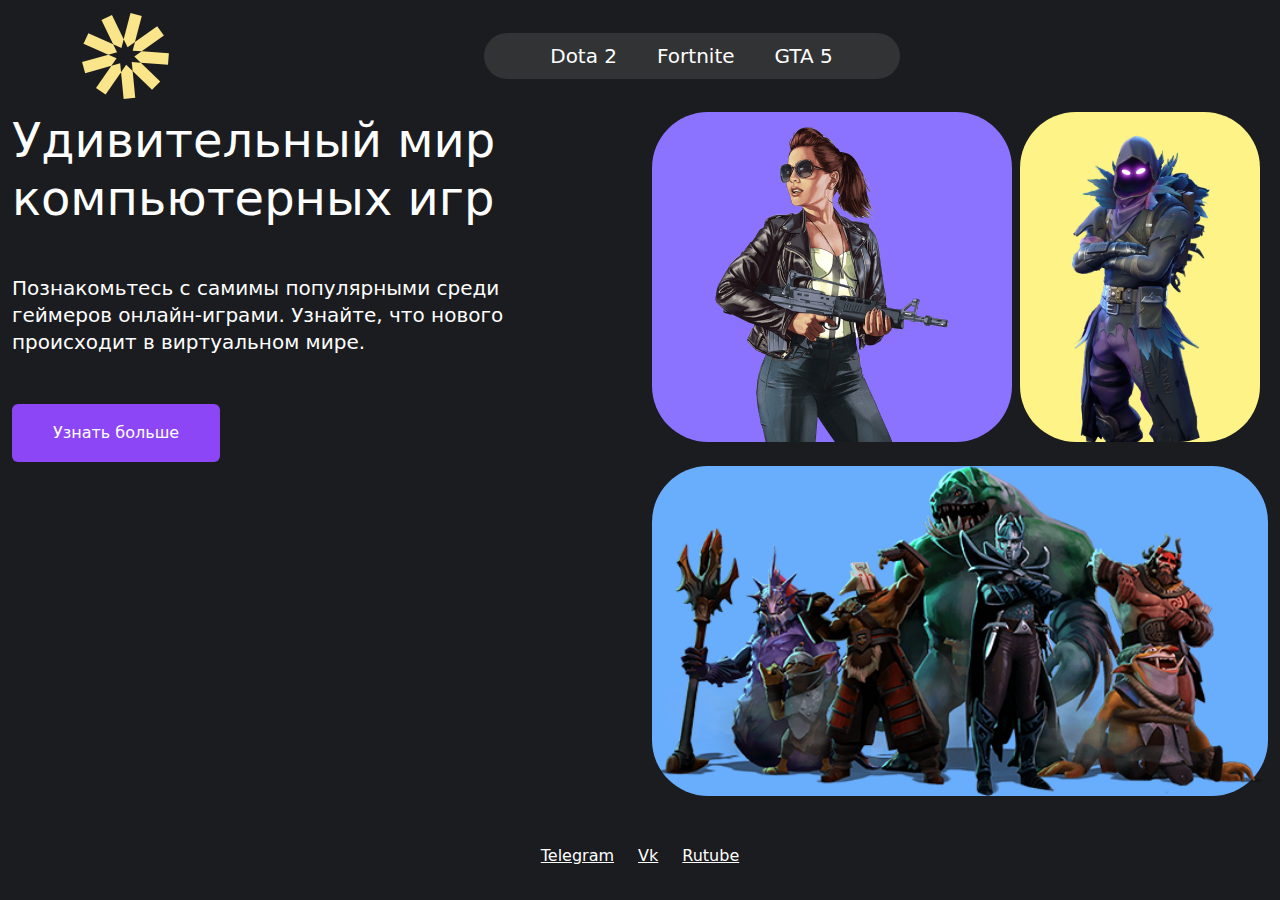
<file: index.html>
<!DOCTYPE html>
<html lang="en">
<head>
    <meta charset="UTF-8">
    <meta name="viewport" content="width=device-width, initial-scale=1.0">
    <title>Document</title>
    <link href="https://cdn.jsdelivr.net/npm/bootstrap@5.3.3/dist/css/bootstrap.min.css" rel="stylesheet" integrity="sha384-QWTKZyjpPEjISv5WaRU9OFeRpok6YctnYmDr5pNlyT2bRjXh0JMhjY6hW+ALEwIH" crossorigin="anonymous">
    <link rel="stylesheet" href="style.css">
</head>
<body>
    <div class="container-xl p-0">
        <nav class="navbar navbar-expand-lg menu-bg">
            <div class="container-fluid">
                <a class="navbar-brand" href="#"><img src="img/logo.svg" class="logo" alt=""></a>
                <button class="navbar-toggler menu-btn" type="button" data-bs-toggle="collapse" data-bs-target="#navbarNavAltMarkup" aria-controls="navbarNavAltMarkup" aria-expanded="false" aria-label="Переключатель навигации">
                <span class="navbar-toggler-icon"></span>
                </button>
            <div class="collapse navbar-collapse justify-content-center" id="navbarNavAltMarkup">
                <div class="navbar-nav navigation">
                    <a class="nav-link text-white fs-5" href="dota.html">Dota 2</a>
                    <a class="nav-link text-white fs-5 mx-4" href="fortnite.html">Fortnite</a>
                    <a class="nav-link text-white fs-5" href="gta.html">GTA 5</a>
                </div>
                </div>
            </div>
            </nav>
    </div>

    <main>
        <section>
            <div class="container-fluid">
                <div class="row">
                    <div class="col-xxl-7 col-xl-6 col-lg-6 col-md-12">
                        <div class="hero-section pb-5">
                            <h1 class="hero-title text-white m-0">Удивительный мир <br> компьютерных игр</h1>
                            <p class="hero-desc text-white my-5"> Познакомьтесь с самимы популярными среди <br> геймеров онлайн-играми. 
                            Узнайте, что нового <br> происходит в виртуальном мире. </p>
                            <a href="/" class="btn btn-purple text-white">Узнать больше</a>
                        </div>
                    </div>

                    <div class="col-xxl-5 col-xl-6 col-lg-6 col-md-12">
                        <div class="card-games d-flex flex-column">
                            <div class="first-card-row d-flex justify-content-between">

                                <div class="gta-img">
                                    <img src="img/gta.png" alt="">
                                </div>

                                <div class="fortnite-img">
                                    <img src="img/fort.png" alt="">
                                </div>

                            </div>
                            <div class="dota-img mt-4">
                                <img src="img/dota.png" alt="">
                            </div>

                        </div>
                    </div>

                </div>
                
            </div>
        </section>
    </main>

    <footer>
        <div class="footer-content container d-flex justify-content-center mt-5 pb-4">
            <a href="https://t.me/NewGameProject" class="text-white footer-link">Telegram</a>
            <a href="https://vkplay.ru/" class="text-white footer-link">Vk</a>
            <a href="https://rutube.ru/feeds/games/?ysclid=m8390iz1vs653919686" class="text-white footer-link">Rutube</a>
        </div>
    </footer>

    <script src="https://cdn.jsdelivr.net/npm/bootstrap@5.3.3/dist/js/bootstrap.bundle.min.js" integrity="sha384-YvpcrYf0tY3lHB60NNkmXc5s9fDVZLESaAA55NDzOxhy9GkcIdslK1eN7N6jIeHz" crossorigin="anonymous"></script>
</body>
</html>
</file>
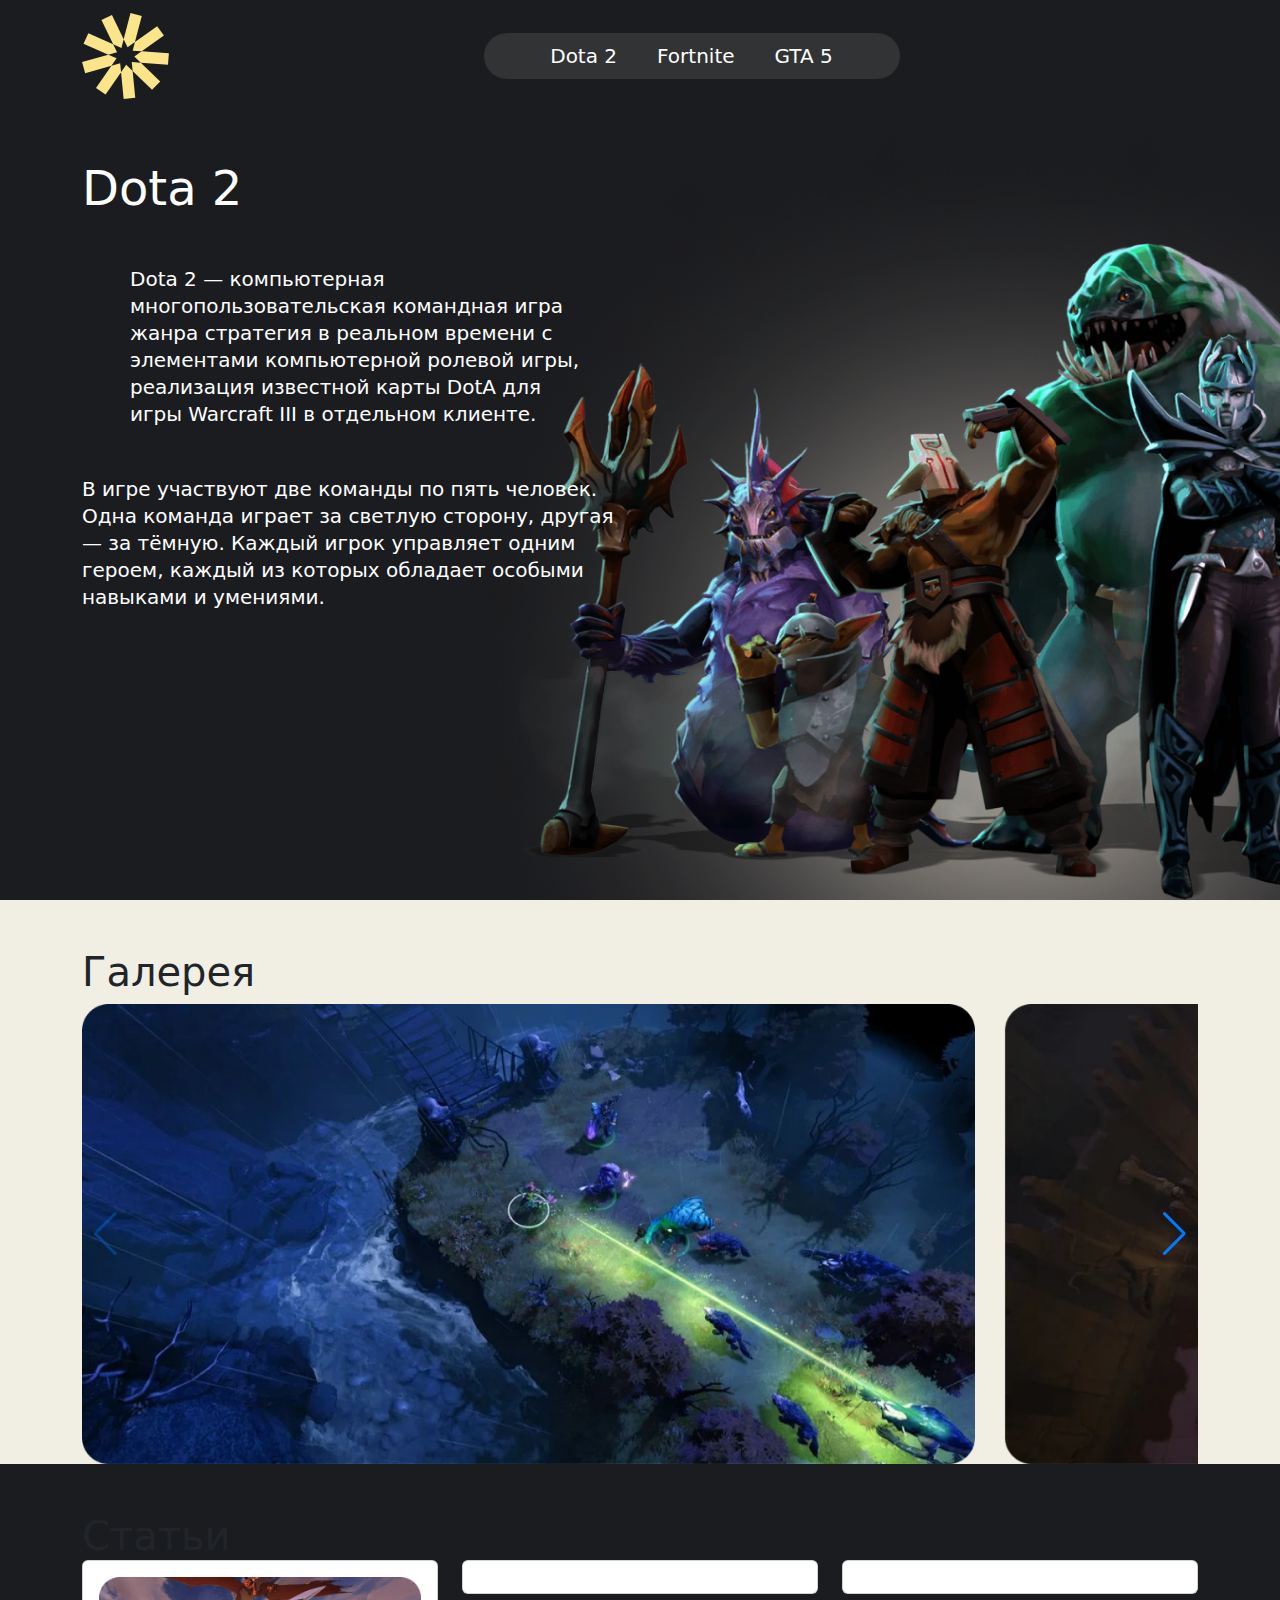
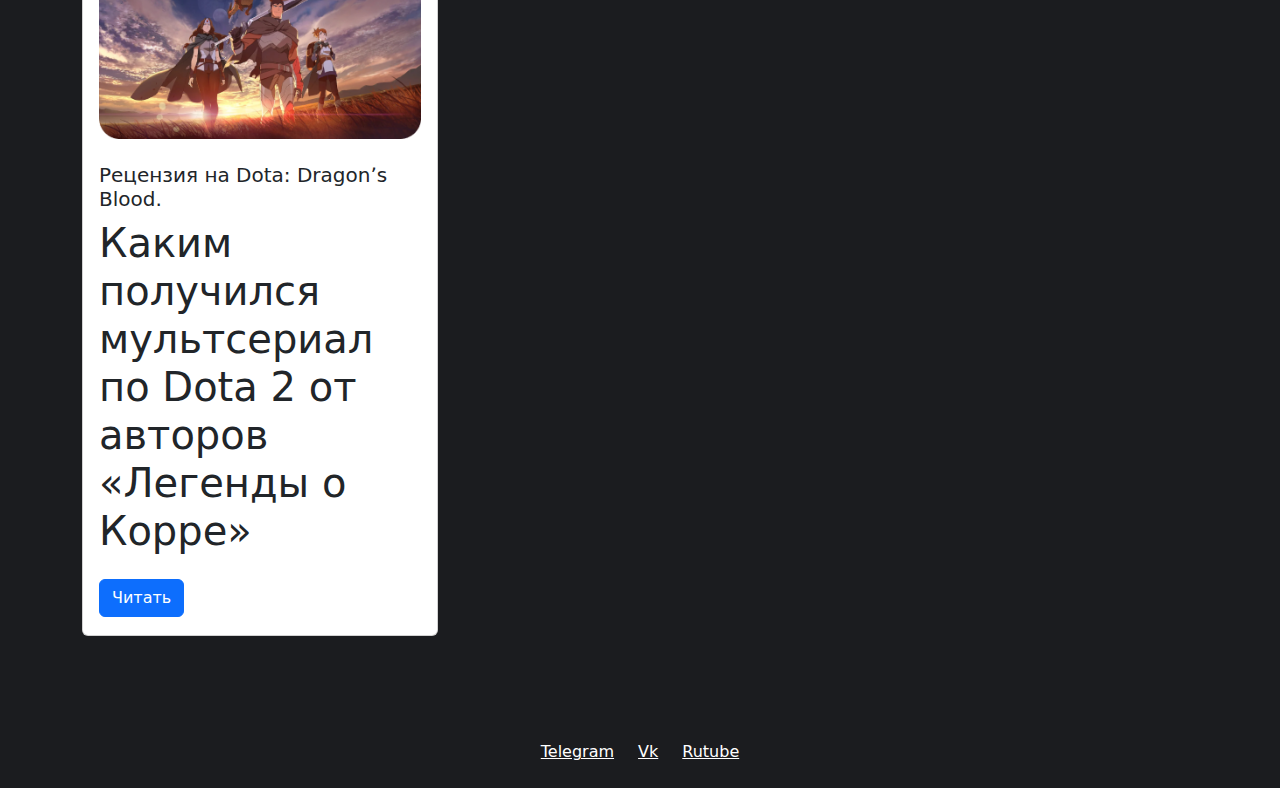
<file: dota.html>
<!DOCTYPE html>
<html lang="en">
  <head>
    <meta charset="UTF-8">
    <meta name="viewport" content="width=device-width, initial-scale=1.0">
    <title>Дота 2</title>
    <link href="https://cdn.jsdelivr.net/npm/bootstrap@5.3.3/dist/css/bootstrap.min.css" rel="stylesheet" integrity="sha384-QWTKZyjpPEjISv5WaRU9OFeRpok6YctnYmDr5pNlyT2bRjXh0JMhjY6hW+ALEwIH" crossorigin="anonymous">
    <link rel="stylesheet" href="https://cdn.jsdelivr.net/npm/swiper@8/swiper-bundle.min.css">
    <link rel="stylesheet" href="style.css">
  </head>
  <body>
    <div class="container-xl p-0">
      <nav class="navbar navbar-expand-lg menu-bg">
        <div class="container-fluid"><a class="navbar-brand" href="#"><img class="logo" src="img/logo.svg" alt=""></a>
          <button class="navbar-toggler menu-btn" type="button" data-bs-toggle="collapse" data-bs-target="#navbarNavAltMarkup" aria-controls="navbarNavAltMarkup" aria-expanded="false" aria-label="Переключатель навигации"><span class="navbar-toggler-icon"></span></button>
          <div class="collapse navbar-collapse justify-content-center" id="navbarNavAltMarkup">
            <div class="navbar-nav navigation"><a class="nav-link text-white fs-5" href="dota.html">Dota 2</a><a class="nav-link text-white fs-5 mx-4" href="fortnite.html">Fortnite</a><a class="nav-link text-white fs-5" href="gta.html">GTA 5</a></div>
          </div>
        </div>
      </nav>
    </div>
    <header> 
      <div class="dota-box"> 
        <div class="container-xl p-0">
          <div class="container"> 
            <div class="row"> 
              <div class="col-xxl-6 col-xl-6 col-lg-6 col-md-12"> 
                <div class="hero-section pt-5"> 
                  <h1 class="hero-title text-white m-0">Dota 2</h1>
                  <p class="hero-desc text-white m-5">Dota 2 — компьютерная многопользовательская командная игра жанра стратегия в реальном времени с элементами компьютерной ролевой игры, реализация известной карты DotA для игры Warcraft III в отдельном клиенте.</p>
                  <p class="hero-desc text-white">В игре участвуют две команды по пять человек. Одна команда играет за светлую сторону, другая — за тёмную. Каждый игрок управляет одним героем, каждый из которых обладает особыми навыками и умениями.</p>
                </div>
              </div>
            </div>
          </div>
        </div>
        <div class="img-mobile"> <img src="./img/pic/dota-big.png" alt=""></div>
      </div>
    </header>
    <main>
      <section class="gallery pt-5">
        <div class="container-xl p-0"> 
          <div class="container"> 
            <h1 class="gallery-title">Галерея    </h1>
            <div class="swiper mySwiper"> 
              <div class="swiper-wrapper"> 
                <div class="swiper-slide"> <img src="./img/pic/slider/dota-slide-1.png" alt=""></div>
                <div class="swiper-slide"> <img src="./img/pic/slider/dota-slide-2.png" alt=""></div>
              </div>
              <div class="swiper-button-next"> </div>
              <div class="swiper-button-prev"></div>
            </div>
          </div>
        </div>
      </section>
      <section class="articles py-5">
        <div class="container-xl p-0"> 
          <div class="container"> 
            <h1 class="gallery-title">Статьи
              <div class="row"> 
                <div class="col-md-4">
                  <div class="card"> 
                    <div class="card-body"> <img class="card-img-top mb-4" src="./img/pic/articles/dota-article-1.png">
                      <h5 class="card-title">Рецензия на Dota: Dragonʼs Blood. </h5>
                      <p class="card-text">Каким получился мультсериал по Dota 2 от авторов «Легенды о Корре» </p><a class="btn btn-primary" href="#">Читать</a>
                    </div>
                  </div>
                </div>
                <div class="col-md-4">
                  <div class="card">
                    <div class="card-body"></div>
                  </div>
                </div>
                <div class="col-md-4">
                  <div class="card">
                    <div class="card-body"></div>
                  </div>
                </div>
              </div>
            </h1>
          </div>
        </div>
      </section>
    </main>
    <footer>
      <div class="footer-content container d-flex justify-content-center mt-5 pb-4"><a class="text-white footer-link" href="https://t.me/NewGameProject">Telegram</a><a class="text-white footer-link" href="https://vkplay.ru/">Vk</a><a class="text-white footer-link" href="https://rutube.ru/feeds/games/?ysclid=m8390iz1vs653919686">Rutube</a></div>
    </footer>
    <!-- Swiper JS-->
    <script src="https://cdn.jsdelivr.net/npm/swiper@8/swiper-bundle.min.js"></script>
    <!-- Bootstrap JS-->
    <script src="https://cdn.jsdelivr.net/npm/bootstrap@5.2.3/dist/js/bootstrap.bundle.min.js" crossorigin="anonymous"></script>
    <script src="../../swiper-slider.js"></script>
  </body>
</html>
</file>
<file: style.css>
* {
    margin: 0;
    box-sizing: border-box;
}
body {
    background: #1b1c1f;
}

.navigation {
    background-color: #323335;
    border-radius: 24px;
    width: 416px;
    justify-content: center;
}

@media( max-width: 991px) {
    .menu-bg{
        background-color: #323335;
    }
    .menu-btn{
        background-color: #fff;
    }
    .nav-link:nth-child(2){
        margin: 0 !important;
    }
    .btn-purple{
        display: block;
    }
    .dota-box, .fortnite-box, .gta-box {
        height: 100%;
        background-image: none;
    }
    .img-mobile {
        display: flex;
        justify-content: flex-end;
    }
    .img-mobile img {
        width: 450px;
    }

}

.hero-title {
    font-size: 64px;
    line-height: 1.2;
}

.hero-desc {
    line-height: 1.35;
    font-size: 24px;
}

.btn-purple {
    background-color: #8d46f6;
    padding: 16px 40px;
    transition: background 0.2s ease-in-out;
}

.btn-purple:hover {
    background-color: #753dca;
}

@media (max-width: 1400px) {
    .hero-title {
        font-size: 48px;
    }
    
    .hero-desc {
        font-size: 20px;
    }
}

.gta-img {
    flex: 1.5;
    height: 330px;
    display: flex;
    justify-content: center;
    align-items: flex-end;
    border-radius: 56px;
    margin-right: 8px;
    background-color: #8b72ff;
    transition: 0.2s ease-in;
}

.gta-img:hover {
    background-color: #8d46f6;
}

.fortnite-img {
    flex: 1;
    height: 330px;
    display: flex;
    justify-content: center;
    align-items: flex-end;
    border-radius: 56px;
    margin-right: 8px;
    background-color: #fdf386;
    transition: 0.2s ease-in;
    overflow-y: clip;
}

.fortnite-img:hover {
    background-color: #71e66e;
}

.dota-img {
    width: 100%;
    height: 330px;
    display: flex;
    justify-content: center;
    align-items: flex-end;
    border-radius: 56px;
    background-color: #69adfd;
    transition: 0.2s ease-in;
    overflow-y: clip;
}
.dota-img img {
    object-fit: contain;
    width: 100%;
    object-position: center;
    height: 100%;
}

.dota-img:hover {
    background-color: #fcb8ff;
}

.footer-link:nth-child(2) {
    margin: 0 24px;
}

@media(max-width: 420px) {
    .first-card-row {
        flex-direction: column;
    }
    .gta-img {
        margin-right: 0;
        margin-bottom: 24px;
    }
    .fortnite-img {
        margin: 0;
    }
    .hero-title {
        font-size: 38px;
    }
    .footer-content {
        flex-direction: column;
    }
    .footer-link:nth-child(2) {
        margin: 0;
    }
    .img-mobile img {
        width: 350px;
    }
}

.logo {
    animation-name: rotation;
    animation-duration: 8s;
    animation-iteration-count: infinite;
    animation-timing-function: linear;
}

.logo:hover {
    animation-play-state: paused;
}

@keyframes rotation {
    0% {transform: rotate(0deg);}
    100% {transform: rotate(360deg);}
    
}

.dota-box {
    height: calc(100vh - 112px);
    background-image: url("./img/pic/dota-big.png");
    background-repeat: no-repeat;
    background-position: bottom right;
    background-size: contain;
}

.gta-box {
    height: calc(100vh - 112px);
    background-image: url("./img/pic/gta-big.png");
    background-repeat: no-repeat;
    background-position: bottom right;
    background-size: contain;
}

.fortnite-box {
    height: calc(100vh - 112px);
    background-image: url("./img/pic/fortnite-big.png");
    background-repeat: no-repeat;
    background-position: bottom right;
    background-size: contain;
}

.img-mobile {
    display: none;
}

.gallery , .article {
    background-color: #f1efe4;
}

.swiper {
    height: 100%;
    width: 100%;
}

.swiper-slide {
    text-align: center;
    font-size: 18px;
    background: #fff;
    background: transparent;
    display: flex;
    align-items: center;
}

.swiper-slide img {
    display: block;
    height: 100%;
    width: 100%;
    object-fit: cover;
}

.swiper-slide {
    width: 80%;
}
</file>
